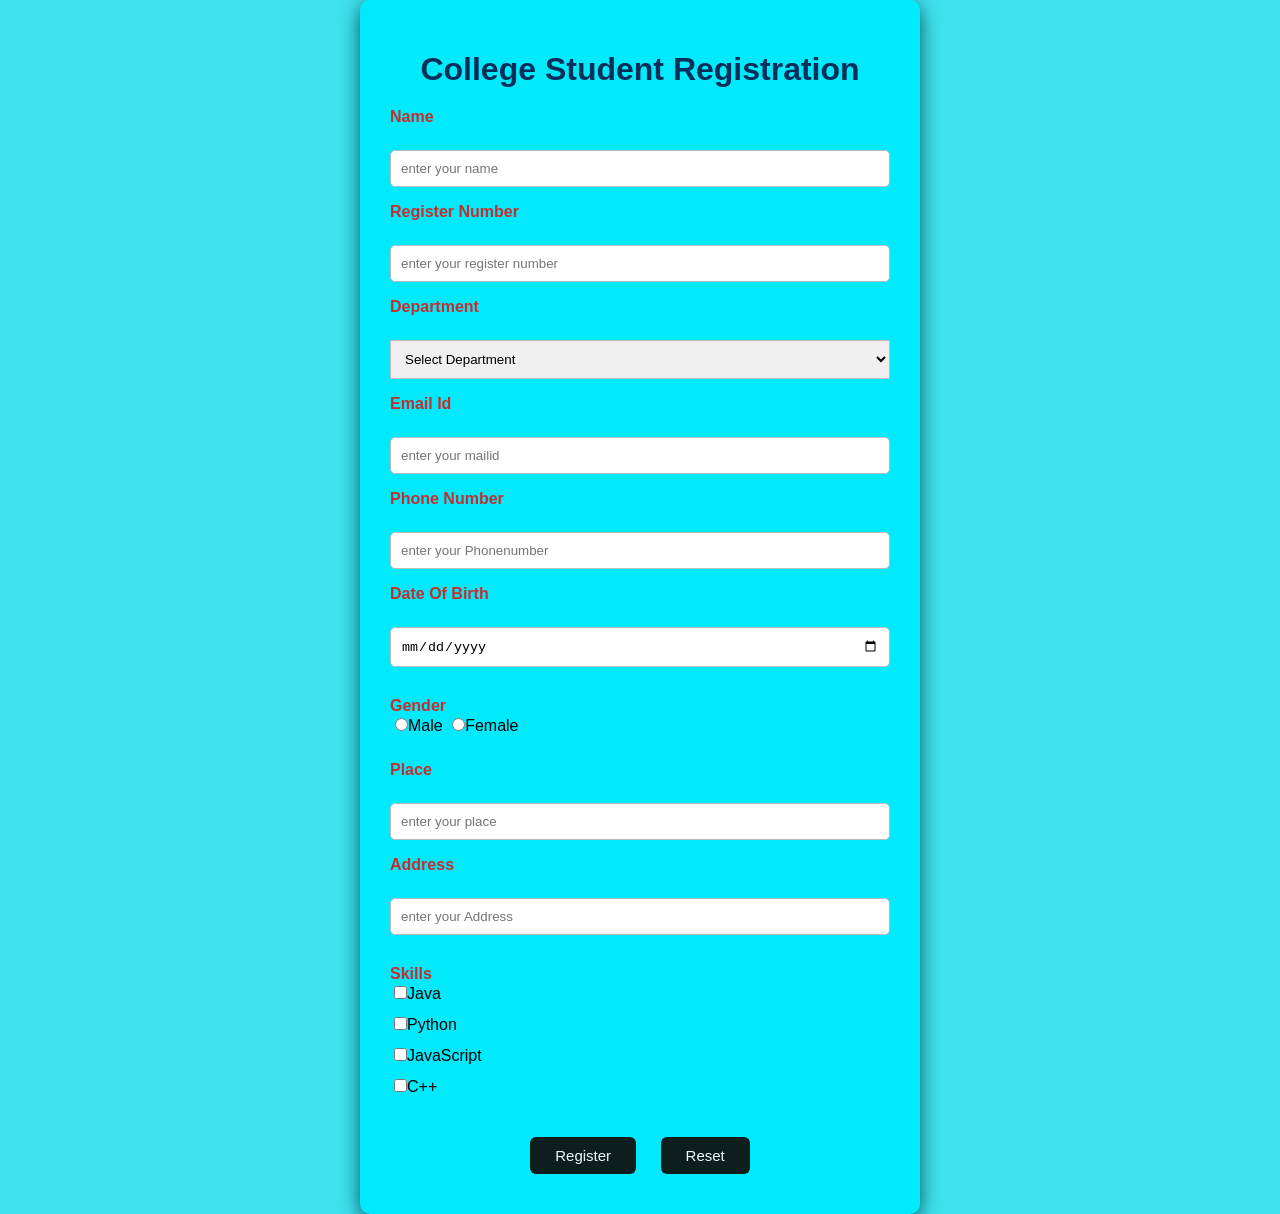
<file: college.html>
<!DOCTYPE html>
<html lang="en">
<head>
    <meta charset="UTF-8">
    <meta name="viewport" content="width=device-width, initial-scale=1.0">
    <title>Collage Registration</title>
    <style>
        .form{
            background-color: rgb(0, 234, 251);
            width: 500px;
            padding:30px;
            border-radius: 10px;
            box-shadow: 0 5px 20px  rgb(4, 82, 96);
        }
        h1{
            text-align: center;
            margin-bottom: 20px;
            color:rgb(8, 46, 90);
        }
        body{
            background-color: rgb(64, 226, 237);
            font-family: Arial, sans-serif;
            margin: 0;
            display: flex;
            justify-content: center;
            align-items: center;
            min-height: 100vh;
        }
        label{
            display: block;
            margin-top: 1px;
            margin-bottom: 5px;
            font-weight: bold;
        }
        input{
            width:100%;
            padding: 10px;
            box-sizing: border-box;
            border: 1px solid #ccc;
            border-radius: 5px;
        }
        input:focus{
            border-color: #333;
            outline: none;
        }
        button{
            background-color: rgb(12, 31, 30);
            color:aliceblue;
            padding:10px 25px;
            margin:10px;
            border-radius: 6px;
            border:none;
            font-size:15px;
            cursor: pointer;
        }
        .button{
            text-align: center;
            margin-top: 20px;
        }
        button:hover{
            opacity: 0.8;
            transform:scale(1.03);
            background-color: green;
        }

        .gender, .skills{
            margin-bottom: 15px;
            margin-top: 15px;
        }

        .gender input, .skills input{
            width:auto;
            margin-right: 0px;
        }
        .gender label, .skills label{
            display: inline;
            margin-right: 15px;
        }
        label{
            display: block;
            margin-bottom: 6px;
            font-weight: bold;
            color:rgb(198, 45, 45);
        }
        select, input{
            width:100%;
            padding:10px;
            margin-bottom: 15px;
            border: 1px solid #bbb;
        }
    </style>
</head>
<body>
    <div class="form">
        <h1>College Student Registration</h1>
        <form>
            <label>Name</label><br>
            <input type = "text" placeholder="enter your name">
            <br>

            <label>Register Number</label><br>
            <input type = "text" placeholder="enter your register number">
            <br>
            <label>Department</label><br>
            <select title="Select your department">
                <option>Select Department</option>
                <option>CSE</option>
                <option>IT</option>
                <option>EEE</option>
                <option>AI&DS</option>
                <option>ECE</option>
            </select>
            <br>

            <label>Email Id</label><br>
            <input type = "text" placeholder="enter your mailid"><br>

            <label>Phone Number</label><br>
            <input type = "text" placeholder="enter your Phonenumber"><br>

            <label>Date Of Birth</label><br>
            <input type = "date" placeholder="enter your DOB"><br>

            <div class = "gender">
            <label>Gender</label><br>
            <input type = "radio" placeholder= "gender" value="Male">Male
            <input type = "radio" placeholder = "gender" value="Female">Female
            <br>
            </div>
            
            <label>Place</label><br>
            <input type = "text" placeholder="enter your place"><br>

            <label>Address</label><br>
            <input type = "text" placeholder="enter your Address"><br>

            <div class="skills">
                <label>Skills</label>
                <br>
                <input type="checkbox" value="Java" title="Select if you know Java">Java<br>
                <input type="checkbox" value="Python" title="Select if you know Python">Python<br>
                <input type="checkbox" value="JavaScript" title="Select if you know JavaScript">JavaScript<br>
                <input type="checkbox" value="C++" title="Select if you know C++">C++<br>
            </div>

            <div class="button">
                <button type="submit">Register</button>
                <button type="reset">Reset</button>
            </div>
        </form>
    </div>
</body>
</html>
</file>
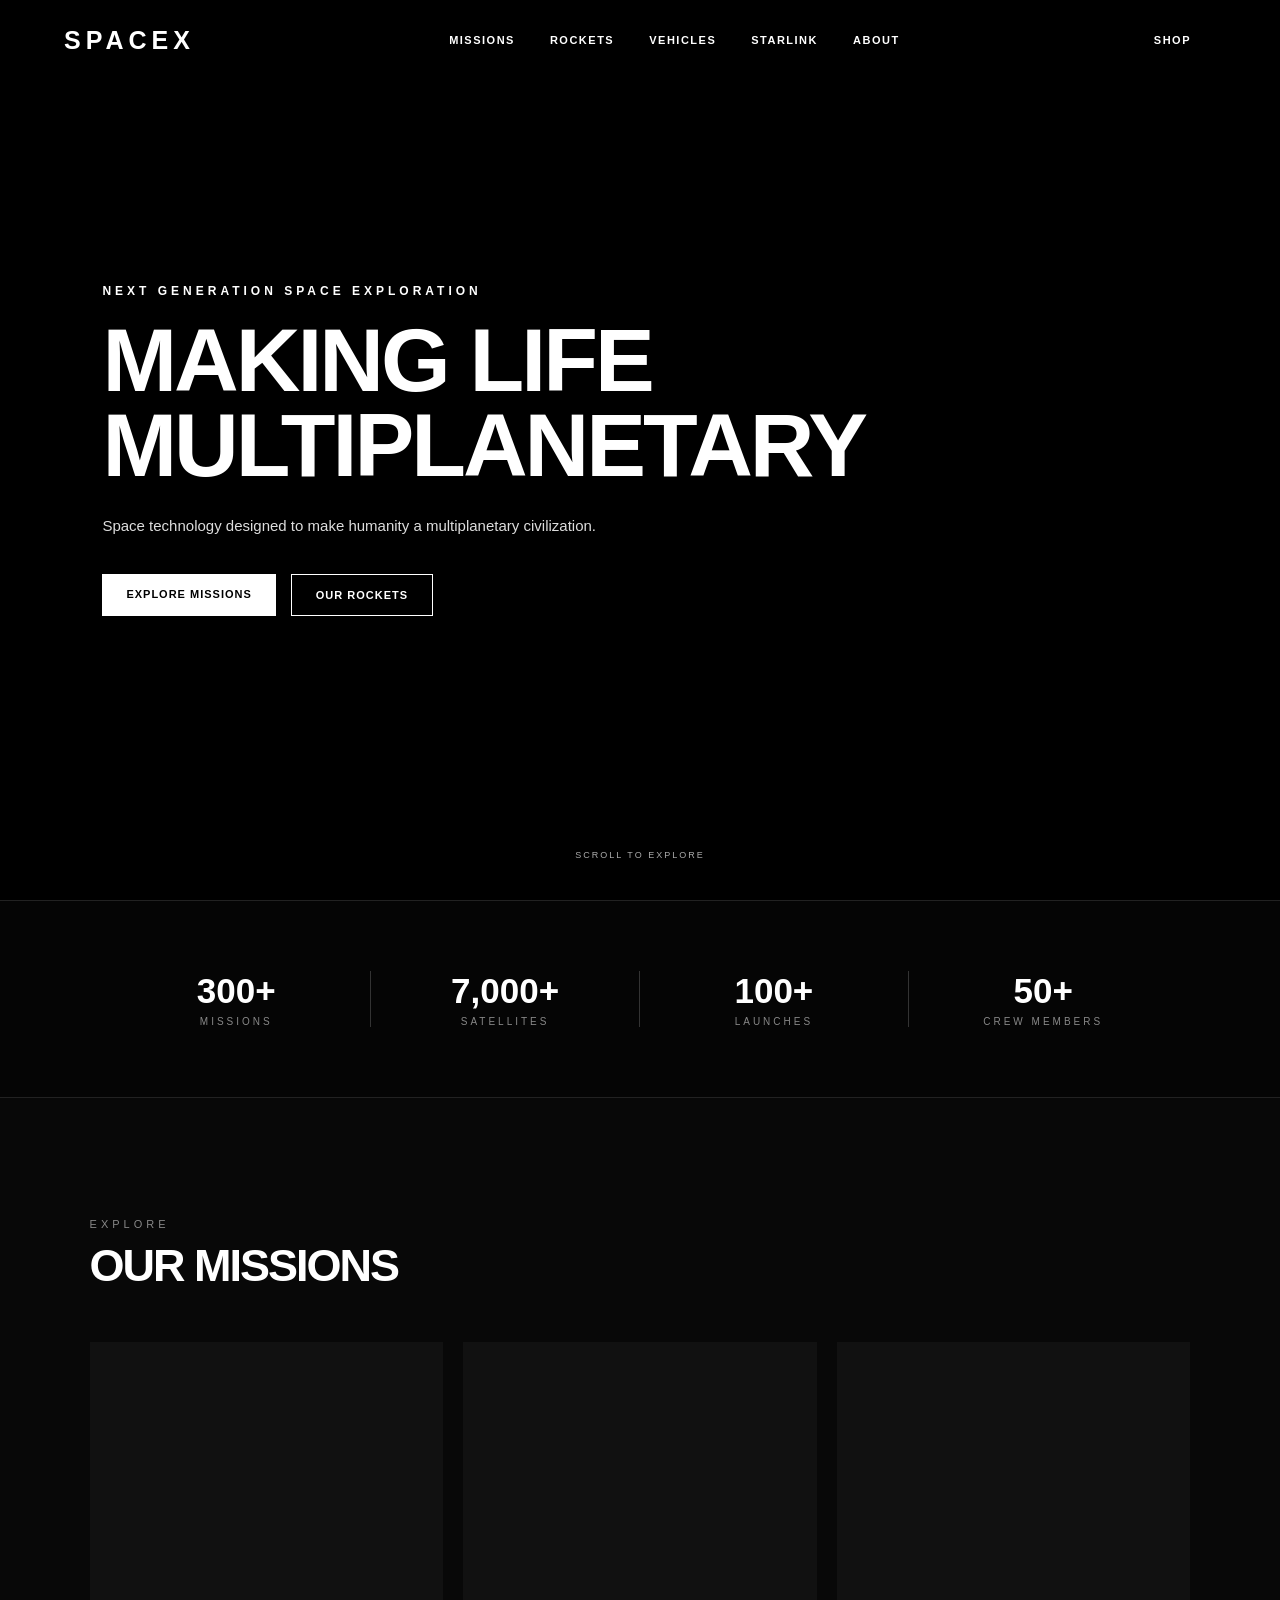
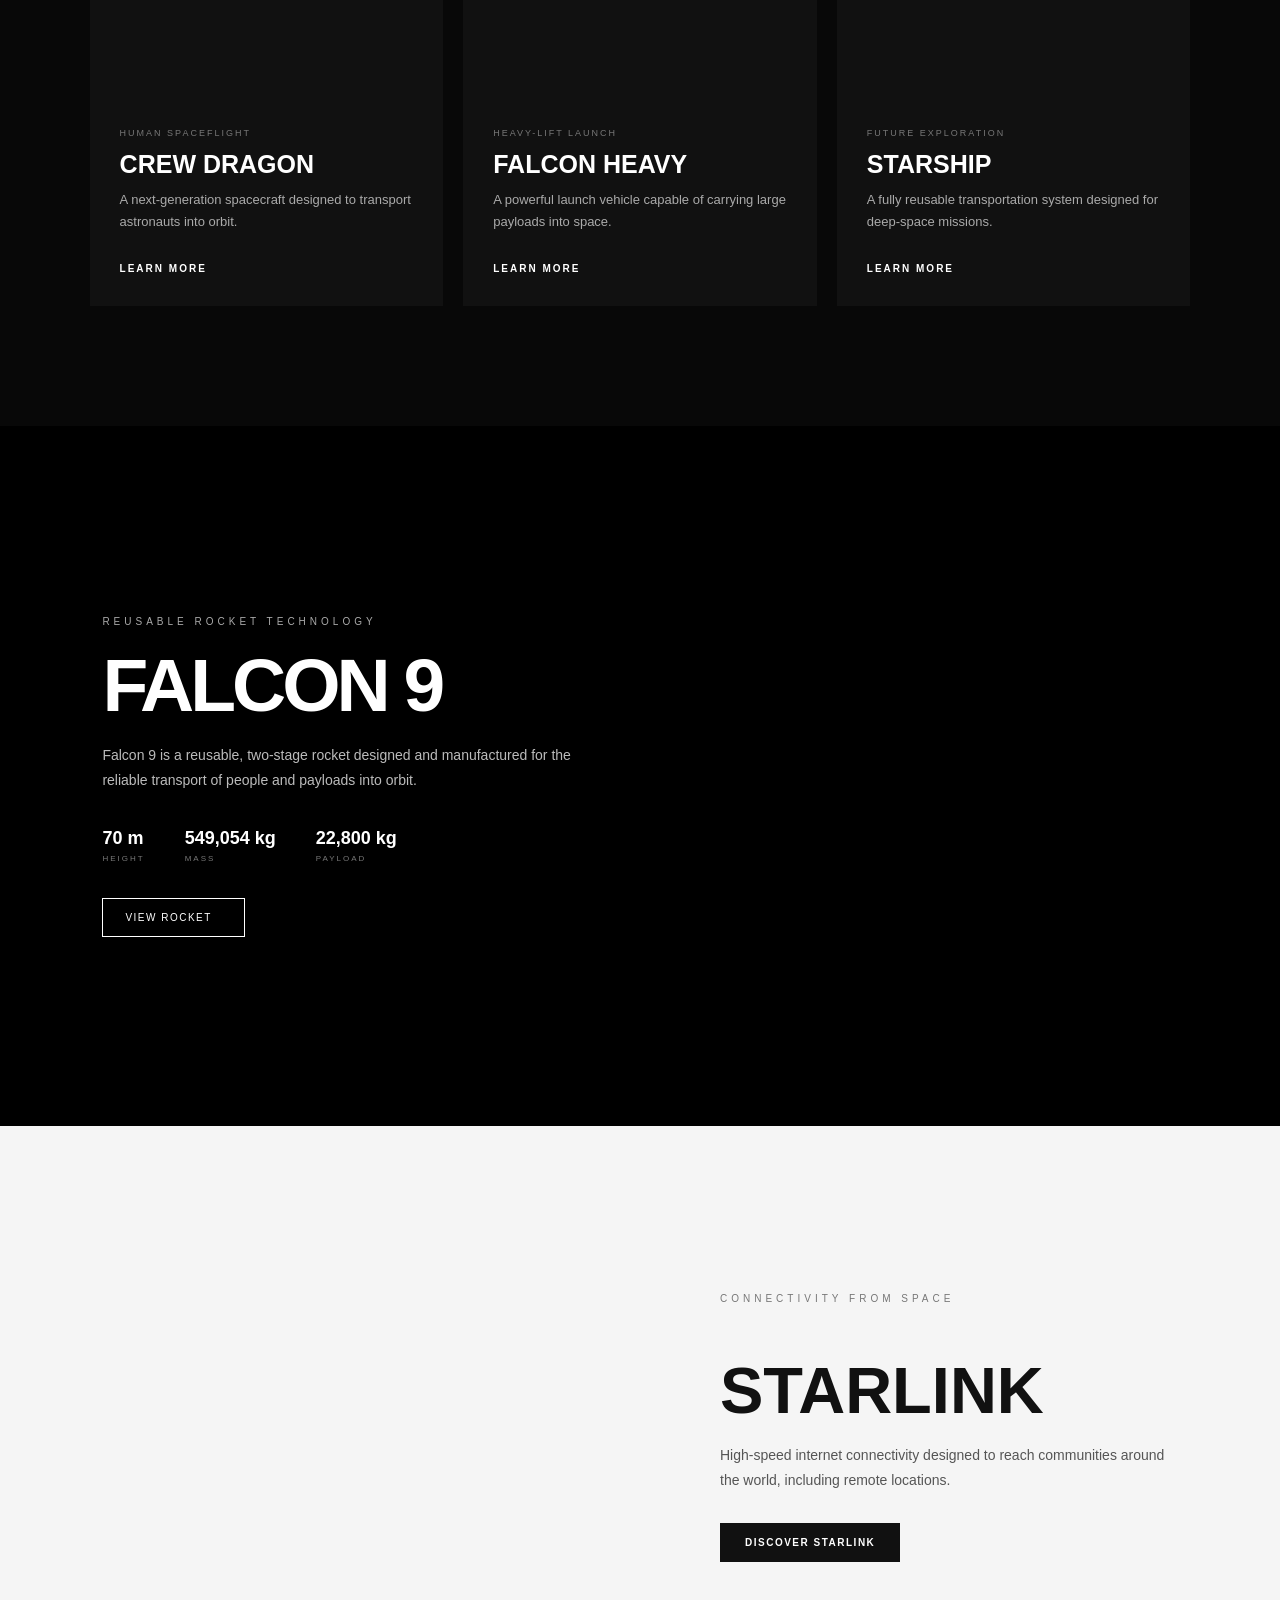
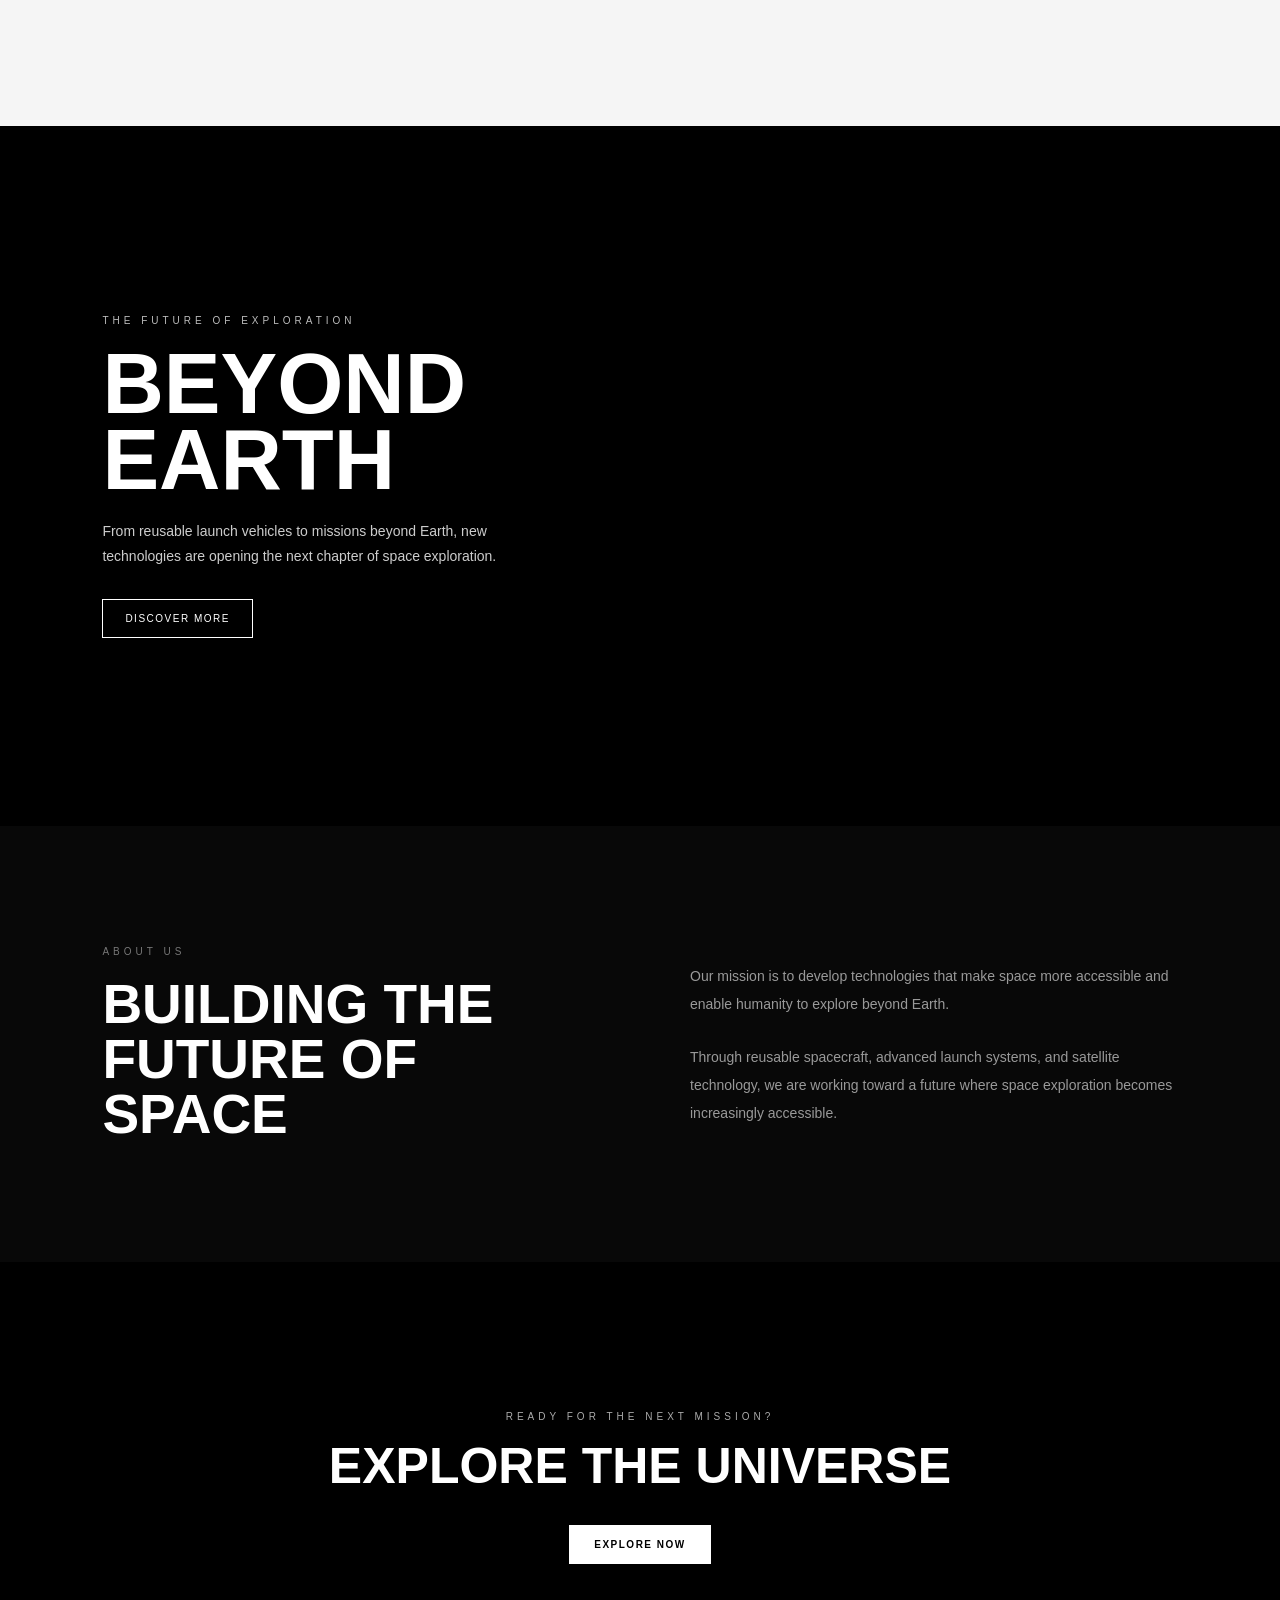
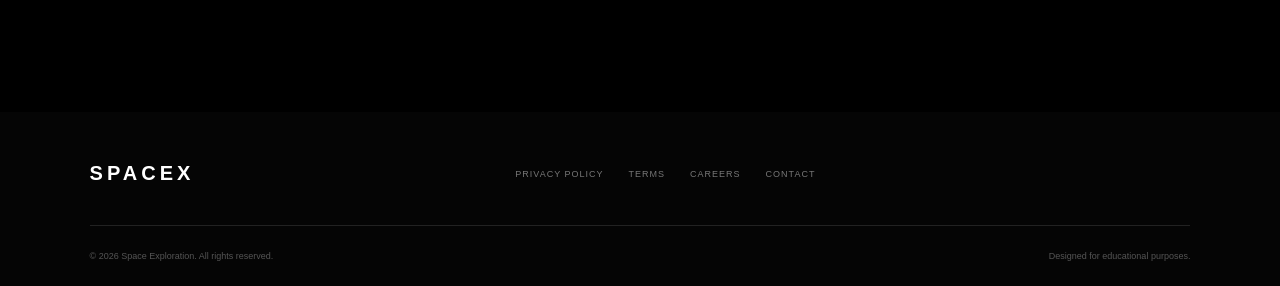
<file: spacex.html>
<!DOCTYPE html>
<html lang="en">
<head>
    <meta charset="UTF-8">
    <meta name="viewport" content="width=device-width, initial-scale=1.0">
    <title>SpaceX</title>
    <link rel="preconnect" href="https://fonts.googleapis.com">
    <link rel="preconnect" href="https://fonts.gstatic.com" crossorigin>
    <style>
    * {
    margin: 0;
    padding: 0;
    box-sizing: border-box;
    }
    html {
        scroll-behavior: smooth;
    }
    body {
        font-family: "Inter", sans-serif;
        background: #000;
        color: white;
    }
    .navbar {
    position: fixed;

    top: 0;
    left: 0;

    width: 100%;

    height: 80px;

    padding: 0 5%;

    display: flex;

    align-items: center;

    justify-content: space-between;

    z-index: 1000;

    background: linear-gradient(
        rgba(0,0,0,0.8),
        transparent
    );
}

.logo {
    font-size: 25px;

    font-weight: 800;

    letter-spacing: 5px;
}

.nav-links {
    display: flex;

    gap: 35px;
}

.nav-links a,
.nav-right a {
    color: white;

    text-decoration: none;

    font-size: 11px;

    font-weight: 600;

    letter-spacing: 1.5px;

    transition: 0.3s;
}

.nav-links a:hover,
.nav-right a:hover {
    color: #aaa;
}

.nav-right {
    display: flex;

    align-items: center;

    gap: 25px;
}

.menu-icon {
    font-size: 18px;

    cursor: pointer;
}


/* ================= HERO ================= */

.hero {
    height: 100vh;

    min-height: 650px;

    position: relative;

    overflow: hidden;

    display: flex;

    align-items: center;

    padding-left: 8%;
}

.hero-background {
    position: absolute;

    inset: 0;

    background:
        linear-gradient(
            90deg,
            rgba(0,0,0,0.8),
            rgba(0,0,0,0.2)
        ),
        url("https://images.unsplash.com/photo-1446776877081-d282a0f896e2?auto=format&fit=crop&w=2000&q=85");

    background-size: cover;

    background-position: center;

    z-index: -1;
}

.hero-content {
    max-width: 650px;

    z-index: 2;
}

.small-title {
    font-size: 12px;

    letter-spacing: 4px;

    font-weight: 600;

    margin-bottom: 20px;
}

.hero h1 {
    font-size: clamp(45px, 7vw, 90px);

    line-height: 0.95;

    font-weight: 800;

    letter-spacing: -3px;
}

.hero-text {
    max-width: 500px;

    margin-top: 25px;

    color: #ddd;

    font-size: 15px;

    line-height: 1.7;
}

.hero-buttons {
    display: flex;

    gap: 15px;

    margin-top: 35px;
}

.btn {
    display: inline-block;

    padding: 14px 24px;

    text-decoration: none;

    font-size: 11px;

    font-weight: 700;

    letter-spacing: 1px;

    transition: 0.3s;
}

.primary {
    background: white;

    color: black;
}

.primary:hover {
    background: #ccc;
}

.secondary {
    border: 1px solid white;

    color: white;
}

.secondary:hover {
    background: white;

    color: black;
}

.scroll-down {
    position: absolute;

    bottom: 30px;

    left: 50%;

    transform: translateX(-50%);

    display: flex;

    flex-direction: column;

    align-items: center;

    gap: 10px;

    font-size: 9px;

    letter-spacing: 2px;

    color: #aaa;
}

.scroll-down i {
    animation: bounce 1.5s infinite;
}

@keyframes bounce {

    0%, 100% {
        transform: translateY(0);
    }

    50% {
        transform: translateY(8px);
    }

}


/* ================= STATS ================= */

.stats {
    background: #050505;

    display: grid;

    grid-template-columns:
        repeat(4, 1fr);

    padding: 70px 8%;

    border-top: 1px solid #222;

    border-bottom: 1px solid #222;
}

.stat {
    text-align: center;

    border-right: 1px solid #333;
}

.stat:last-child {
    border-right: none;
}

.stat i {
    font-size: 25px;

    margin-bottom: 15px;

    color: #aaa;
}

.stat h2 {
    font-size: 35px;

    margin-bottom: 5px;
}

.stat p {
    font-size: 10px;

    letter-spacing: 3px;

    color: #888;
}


/* ================= MISSIONS ================= */

.missions {
    padding: 120px 7%;

    background: #080808;
}

.section-heading {
    margin-bottom: 50px;
}

.section-heading p {
    color: #888;

    font-size: 11px;

    letter-spacing: 4px;

    margin-bottom: 10px;
}

.section-heading h2 {
    font-size: 45px;

    letter-spacing: -2px;
}

.mission-grid {
    display: grid;

    grid-template-columns:
        repeat(3, 1fr);

    gap: 20px;
}

.mission-card {
    background: #111;

    overflow: hidden;

    transition: 0.4s;
}

.mission-card:hover {
    transform: translateY(-8px);
}

.mission-image {
    height: 350px;

    background-size: cover;

    background-position: center;
}

.mission-one {
    background-image:
        url("https://images.unsplash.com/photo-1614728894747-a83421e2b9c9?auto=format&fit=crop&w=900&q=80");
}

.mission-two {
    background-image:
        url("https://images.unsplash.com/photo-1517976547714-720226b864c1?auto=format&fit=crop&w=900&q=80");
}

.mission-three {
    background-image:
        url("https://images.unsplash.com/photo-1446776811953-b23d57bd21aa?auto=format&fit=crop&w=900&q=80");
}

.mission-content {
    padding: 30px;
}

.mission-content span {
    color: #777;

    font-size: 9px;

    letter-spacing: 2px;
}

.mission-content h3 {
    font-size: 25px;

    margin: 10px 0;
}

.mission-content p {
    color: #aaa;

    font-size: 13px;

    line-height: 1.7;

    margin-bottom: 25px;
}

.mission-content a {
    color: white;

    text-decoration: none;

    font-size: 10px;

    letter-spacing: 2px;

    font-weight: 700;
}

.mission-content a i {
    margin-left: 10px;

    transition: 0.3s;
}

.mission-content a:hover i {
    margin-left: 15px;
}


/* ================= ROCKET ================= */

.rocket-section {
    min-height: 700px;

    position: relative;

    display: flex;

    align-items: center;

    padding-left: 8%;

    overflow: hidden;
}

.rocket-background {
    position: absolute;

    inset: 0;

    background:
        linear-gradient(
            90deg,
            #000 5%,
            rgba(0,0,0,0.7),
            rgba(0,0,0,0.1)
        ),
        url("https://images.unsplash.com/photo-1517976547714-720226b864c1?auto=format&fit=crop&w=2000&q=85");

    background-size: cover;

    background-position: center;

    z-index: -1;
}

.rocket-content {
    max-width: 500px;
}

.rocket-content > p:first-child {
    font-size: 10px;

    color: #aaa;

    letter-spacing: 4px;
}

.rocket-content h2 {
    font-size: 75px;

    letter-spacing: -4px;

    margin: 15px 0;
}

.description {
    color: #bbb;

    font-size: 14px;

    line-height: 1.8;

    margin-bottom: 35px;
}

.rocket-specs {
    display: flex;

    gap: 40px;

    margin-bottom: 35px;
}

.rocket-specs div {
    display: flex;

    flex-direction: column;
}

.rocket-specs strong {
    font-size: 18px;
}

.rocket-specs span {
    font-size: 8px;

    color: #777;

    letter-spacing: 2px;

    margin-top: 5px;
}

.outline-btn {
    background: transparent;

    border: 1px solid white;

    color: white;

    padding: 13px 22px;

    font-size: 10px;

    letter-spacing: 1.5px;

    cursor: pointer;

    transition: 0.3s;
}

.outline-btn:hover {
    background: white;

    color: black;
}

.outline-btn i {
    margin-left: 10px;
}


/* ================= STARLINK ================= */

.starlink {
    min-height: 600px;

    display: grid;

    grid-template-columns: 1fr 1fr;

    background: #f5f5f5;

    color: #111;
}

.starlink-image {
    background:
        url("https://images.unsplash.com/photo-1516849841032-87cbac4d88f7?auto=format&fit=crop&w=1200&q=80");

    background-size: cover;

    background-position: center;
}

.starlink-content {
    display: flex;

    flex-direction: column;

    justify-content: center;

    padding: 80px;
}

.starlink-content > p:first-child {
    font-size: 10px;

    letter-spacing: 4px;

    color: #777;
}

.starlink-content h2 {
    font-size: 65px;

    margin: 15px 0;
}

.starlink-content p {
    max-width: 450px;

    line-height: 1.8;

    color: #555;

    font-size: 14px;

    margin-bottom: 30px;
}

.white-btn {
    width: fit-content;

    background: #111;

    color: white;

    border: none;

    padding: 14px 25px;

    font-size: 10px;

    font-weight: 700;

    letter-spacing: 1.5px;

    cursor: pointer;
}

.white-btn:hover {
    background: #333;
}


/* ================= FUTURE ================= */

.future {
    min-height: 700px;

    background:
        linear-gradient(
            rgba(0,0,0,0.5),
            rgba(0,0,0,0.5)
        ),
        url("https://images.unsplash.com/photo-1444703686981-a3abbc4d4fe3?auto=format&fit=crop&w=2000&q=85");

    background-size: cover;

    background-position: center;

    display: flex;

    align-items: center;

    padding-left: 8%;
}

.future-content {
    max-width: 550px;
}

.future-content > p:first-child {
    color: #bbb;

    font-size: 10px;

    letter-spacing: 4px;
}

.future-content h2 {
    font-size: 85px;

    line-height: 0.9;

    margin: 20px 0;
}

.future-description {
    color: #ccc;

    font-size: 14px;

    line-height: 1.8;

    max-width: 450px;

    margin-bottom: 30px;
}


/* ================= ABOUT ================= */

.about {
    padding: 120px 8%;

    display: grid;

    grid-template-columns: 1fr 1fr;

    gap: 100px;

    background: #080808;
}

.about-heading p {
    font-size: 10px;

    color: #777;

    letter-spacing: 4px;
}

.about-heading h2 {
    font-size: 55px;

    line-height: 1;

    margin-top: 20px;
}

.about-text {
    display: flex;

    flex-direction: column;

    justify-content: center;

    gap: 25px;
}

.about-text p {
    color: #999;

    font-size: 14px;

    line-height: 2;
}


/* ================= CTA ================= */

.cta {
    min-height: 450px;

    display: flex;

    justify-content: center;

    align-items: center;

    text-align: center;

    background:
        linear-gradient(
            rgba(0,0,0,0.5),
            rgba(0,0,0,0.8)
        ),
        url("https://images.unsplash.com/photo-1451187580459-43490279c0fa?auto=format&fit=crop&w=2000&q=85");

    background-size: cover;

    background-position: center;
}

.cta p {
    font-size: 10px;

    letter-spacing: 4px;

    color: #aaa;
}

.cta h2 {
    font-size: 50px;

    margin: 15px 0 30px;
}

.cta .white-btn {
    background: white;

    color: black;
}

.cta .white-btn:hover {
    background: #ccc;
}


/* ================= FOOTER ================= */

footer {
    background: #050505;

    padding: 50px 7% 25px;
}

.footer-top {
    display: flex;

    align-items: center;

    justify-content: space-between;

    padding-bottom: 40px;

    border-bottom: 1px solid #222;
}

.footer-logo {
    font-size: 20px;

    font-weight: 800;

    letter-spacing: 4px;
}

.footer-links {
    display: flex;

    gap: 25px;
}

.footer-links a {
    color: #777;

    text-decoration: none;

    font-size: 9px;

    letter-spacing: 1px;
}

.footer-links a:hover {
    color: white;
}

.social {
    display: flex;

    gap: 18px;
}

.social i {
    color: #777;

    cursor: pointer;

    transition: 0.3s;
}

.social i:hover {
    color: white;
}

.footer-bottom {
    display: flex;

    justify-content: space-between;

    padding-top: 25px;

    color: #555;

    font-size: 9px;
}


/* ================= RESPONSIVE ================= */

@media (max-width: 1000px) {

    .nav-links {
        display: none;
    }

    .stats {
        grid-template-columns:
            repeat(2, 1fr);

        gap: 40px;
    }

    .stat:nth-child(2) {
        border-right: none;
    }

    .mission-grid {
        grid-template-columns: 1fr 1fr;
    }

    .mission-card:last-child {
        grid-column: 1 / -1;
    }

    .rocket-section {
        padding: 80px 8%;
    }

    .starlink-content {
        padding: 50px;
    }

}


@media (max-width: 700px) {

    .navbar {
        height: 65px;

        padding: 0 20px;
    }

    .nav-right a {
        display: none;
    }

    .hero {
        padding: 0 25px;

        min-height: 650px;
    }

    .hero h1 {
        font-size: 48px;
    }

    .hero-text {
        font-size: 13px;
    }

    .hero-buttons {
        flex-direction: column;

        width: 200px;
    }

    .btn {
        text-align: center;
    }

    .stats {
        grid-template-columns: 1fr 1fr;

        padding: 50px 20px;
    }

    .stat {
        border-right: none;

        border-bottom: 1px solid #333;

        padding-bottom: 30px;
    }

    .missions {
        padding: 80px 20px;
    }

    .section-heading h2 {
        font-size: 35px;
    }

    .mission-grid {
        grid-template-columns: 1fr;
    }

    .mission-card:last-child {
        grid-column: auto;
    }

    .mission-image {
        height: 280px;
    }

    .rocket-section {
        min-height: 650px;

        padding: 60px 25px;
    }

    .rocket-content h2 {
        font-size: 55px;
    }

    .rocket-specs {
        gap: 20px;
    }

    .starlink {
        grid-template-columns: 1fr;
    }

    .starlink-image {
        min-height: 350px;
    }

    .starlink-content {
        padding: 60px 25px;
    }

    .starlink-content h2 {
        font-size: 50px;
    }

    .future {
        min-height: 600px;

        padding: 60px 25px;
    }

    .future-content h2 {
        font-size: 60px;
    }

    .about {
        grid-template-columns: 1fr;

        gap: 50px;

        padding: 80px 25px;
    }

    .about-heading h2 {
        font-size: 42px;
    }

    .cta {
        min-height: 400px;

        padding: 30px;
    }

    .cta h2 {
        font-size: 35px;
    }

    .footer-top {
        flex-direction: column;

        gap: 30px;
    }

    .footer-links {
        flex-wrap: wrap;

        justify-content: center;
    }

    .footer-bottom {
        flex-direction: column;

        gap: 15px;

        text-align: center;
    }

}
    </style>

</head>

<body>

<!-- ================= NAVBAR ================= -->

<header class="navbar">

    <div class="logo">
        SPACEX
    </div>

    <nav class="nav-links">

        <a href="#missions">MISSIONS</a>
        <a href="#rockets">ROCKETS</a>
        <a href="#vehicles">VEHICLES</a>
        <a href="#starlink">STARLINK</a>
        <a href="#about">ABOUT</a>

    </nav>

    <div class="nav-right">

        <a href="#shop">SHOP</a>

        <i class="fa-solid fa-bars menu-icon"></i>

    </div>

</header>


<!-- ================= HERO ================= -->

<section class="hero">

    <div class="hero-background"></div>

    <div class="hero-content">

        <p class="small-title">
            NEXT GENERATION SPACE EXPLORATION
        </p>

        <h1>
            MAKING LIFE<br>
            MULTIPLANETARY
        </h1>

        <p class="hero-text">
            Space technology designed to make humanity
            a multiplanetary civilization.
        </p>

        <div class="hero-buttons">

            <a href="#missions" class="btn primary">
                EXPLORE MISSIONS
            </a>

            <a href="#rockets" class="btn secondary">
                OUR ROCKETS
            </a>

        </div>

    </div>

    <div class="scroll-down">

        <span>SCROLL TO EXPLORE</span>

        <i class="fa-solid fa-chevron-down"></i>

    </div>

</section>


<!-- ================= STATS ================= -->

<section class="stats">

    <div class="stat">

        <i class="fa-solid fa-rocket"></i>

        <h2>300+</h2>

        <p>MISSIONS</p>

    </div>


    <div class="stat">

        <i class="fa-solid fa-satellite"></i>

        <h2>7,000+</h2>

        <p>SATELLITES</p>

    </div>


    <div class="stat">

        <i class="fa-solid fa-earth-americas"></i>

        <h2>100+</h2>

        <p>LAUNCHES</p>

    </div>


    <div class="stat">

        <i class="fa-solid fa-user-astronaut"></i>

        <h2>50+</h2>

        <p>CREW MEMBERS</p>

    </div>

</section>


<!-- ================= MISSIONS ================= -->

<section class="missions" id="missions">

    <div class="section-heading">

        <p>
            EXPLORE
        </p>

        <h2>
            OUR MISSIONS
        </h2>

    </div>


    <div class="mission-grid">


        <article class="mission-card">

            <div class="mission-image mission-one"></div>

            <div class="mission-content">

                <span>
                    HUMAN SPACEFLIGHT
                </span>

                <h3>
                    CREW DRAGON
                </h3>

                <p>
                    A next-generation spacecraft designed
                    to transport astronauts into orbit.
                </p>

                <a href="#">
                    LEARN MORE
                    <i class="fa-solid fa-arrow-right"></i>
                </a>

            </div>

        </article>


        <article class="mission-card">

            <div class="mission-image mission-two"></div>

            <div class="mission-content">

                <span>
                    HEAVY-LIFT LAUNCH
                </span>

                <h3>
                    FALCON HEAVY
                </h3>

                <p>
                    A powerful launch vehicle capable of
                    carrying large payloads into space.
                </p>

                <a href="#">
                    LEARN MORE
                    <i class="fa-solid fa-arrow-right"></i>
                </a>

            </div>

        </article>


        <article class="mission-card">

            <div class="mission-image mission-three"></div>

            <div class="mission-content">

                <span>
                    FUTURE EXPLORATION
                </span>

                <h3>
                    STARSHIP
                </h3>

                <p>
                    A fully reusable transportation system
                    designed for deep-space missions.
                </p>

                <a href="#">
                    LEARN MORE
                    <i class="fa-solid fa-arrow-right"></i>
                </a>

            </div>

        </article>

    </div>

</section>


<!-- ================= ROCKET ================= -->

<section class="rocket-section" id="rockets">

    <div class="rocket-background"></div>

    <div class="rocket-content">

        <p>
            REUSABLE ROCKET TECHNOLOGY
        </p>

        <h2>
            FALCON 9
        </h2>

        <p class="description">
            Falcon 9 is a reusable, two-stage rocket
            designed and manufactured for the reliable
            transport of people and payloads into orbit.
        </p>

        <div class="rocket-specs">

            <div>
                <strong>70 m</strong>
                <span>HEIGHT</span>
            </div>

            <div>
                <strong>549,054 kg</strong>
                <span>MASS</span>
            </div>

            <div>
                <strong>22,800 kg</strong>
                <span>PAYLOAD</span>
            </div>

        </div>

        <button class="outline-btn">
            VIEW ROCKET
            <i class="fa-solid fa-arrow-right"></i>
        </button>

    </div>

</section>


<!-- ================= STARLINK ================= -->

<section class="starlink" id="starlink">

    <div class="starlink-image"></div>

    <div class="starlink-content">

        <p>
            CONNECTIVITY FROM SPACE
        </p>

        <h2>
            STARLINK
        </h2>

        <p>
            High-speed internet connectivity designed
            to reach communities around the world,
            including remote locations.
        </p>

        <button class="white-btn">
            DISCOVER STARLINK
        </button>

    </div>

</section>


<!-- ================= FUTURE ================= -->

<section class="future" id="vehicles">

    <div class="future-content">

        <p>
            THE FUTURE OF EXPLORATION
        </p>

        <h2>
            BEYOND<br>
            EARTH
        </h2>

        <p class="future-description">
            From reusable launch vehicles to missions
            beyond Earth, new technologies are opening
            the next chapter of space exploration.
        </p>

        <button class="outline-btn">
            DISCOVER MORE
        </button>

    </div>

</section>


<!-- ================= ABOUT ================= -->

<section class="about" id="about">

    <div class="about-heading">

        <p>
            ABOUT US
        </p>

        <h2>
            BUILDING THE<br>
            FUTURE OF SPACE
        </h2>

    </div>


    <div class="about-text">

        <p>
            Our mission is to develop technologies that
            make space more accessible and enable humanity
            to explore beyond Earth.
        </p>

        <p>
            Through reusable spacecraft, advanced launch
            systems, and satellite technology, we are
            working toward a future where space exploration
            becomes increasingly accessible.
        </p>

    </div>

</section>


<!-- ================= CTA ================= -->

<section class="cta" id="shop">

    <div>

        <p>
            READY FOR THE NEXT MISSION?
        </p>

        <h2>
            EXPLORE THE UNIVERSE
        </h2>

        <button class="white-btn">
            EXPLORE NOW
        </button>

    </div>

</section>


<!-- ================= FOOTER ================= -->

<footer>

    <div class="footer-top">

        <div class="footer-logo">
            SPACEX
        </div>

        <div class="footer-links">

            <a href="#">PRIVACY POLICY</a>
            <a href="#">TERMS</a>
            <a href="#">CAREERS</a>
            <a href="#">CONTACT</a>

        </div>

        <div class="social">

            <i class="fa-brands fa-x-twitter"></i>
            <i class="fa-brands fa-youtube"></i>
            <i class="fa-brands fa-instagram"></i>
            <i class="fa-brands fa-linkedin"></i>

        </div>

    </div>
    <div class="footer-bottom">
        <p>
            © 2026 Space Exploration.
            All rights reserved.
        </p>
        <p>
            Designed for educational purposes.
        </p>
    </div>
</footer>
</body>
</html>
</file>
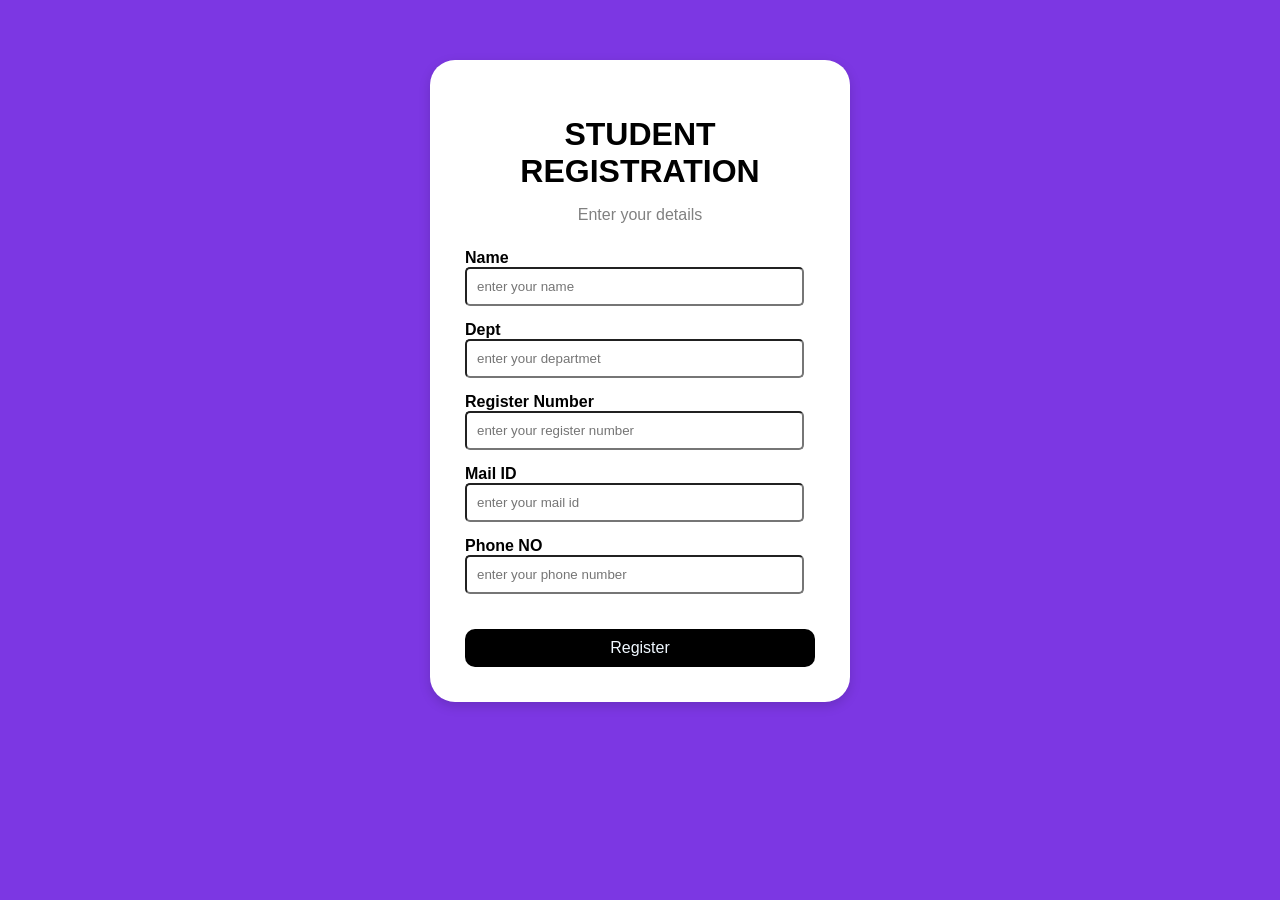
<file: student.html>
<!DOCTYPE html>
<html lang="en">
<head>
    <meta charset="UTF-8">
    <meta name="viewport" content="width=device-width, initial-scale=1.0">
    <title>Student Registration</title>
    <style>
        body{
            font-family:Arial,sans-serif;
            background-color: rgb(124, 55, 227);
            margin:0;
        }
        button{
            background-color: black;
            color:aliceblue;
            width:350px;
            padding:10px;
            margin-top: 20px;
            border-radius: 10px;
            border:none;
            font-size: 16px;
            cursor:pointer
        }
        button:hover{
            background-color:green;
        }
        .form{
            width:350px;
            margin:60px auto;
            padding:35px;
            background-color: white;
            border-radius: 25px;
            box-shadow:0 4px 12px rgba(0,0,0,0.15);
        }
        input{
            width: 90%;
            padding: 10px;
            margin-top: 0px;
            margin-bottom: 15px;
            border-radius: 5px;
        }
        input:focus{
            border-color: #333;
            outline:none;
        }
        label{
            display:inline;
            margin-top: 15px;
            margin-bottom:5px;
            font-weight: bold;
        }
        h1{
            text-align: center;
            margin-bottom: 5px;
            
        }
        p{
            text-align: center;
            color:gray;
            margin-bottom: 25px;
        }
    </style>
</head>
<body>
    <div class = "form">
        <h1>STUDENT REGISTRATION</h1>
        <p>Enter your details</p>
        <form>
            <label>Name</label>
            <input type = "text" placeholder="enter your name">

            <label>Dept</label>
            <input type = "text" placeholder="enter your departmet">

            <label>Register Number</label>
            <input type = "text" placeholder="enter your register number">

            <label>Mail ID</label>
            <input type = "text" placeholder="enter your mail id">

            <label>Phone NO</label>
            <input type = "tel" placeholder="enter your phone number">
            
            <button type = "submit">Register</button>
        </form>
    </div>
</body>
</html>
</file>
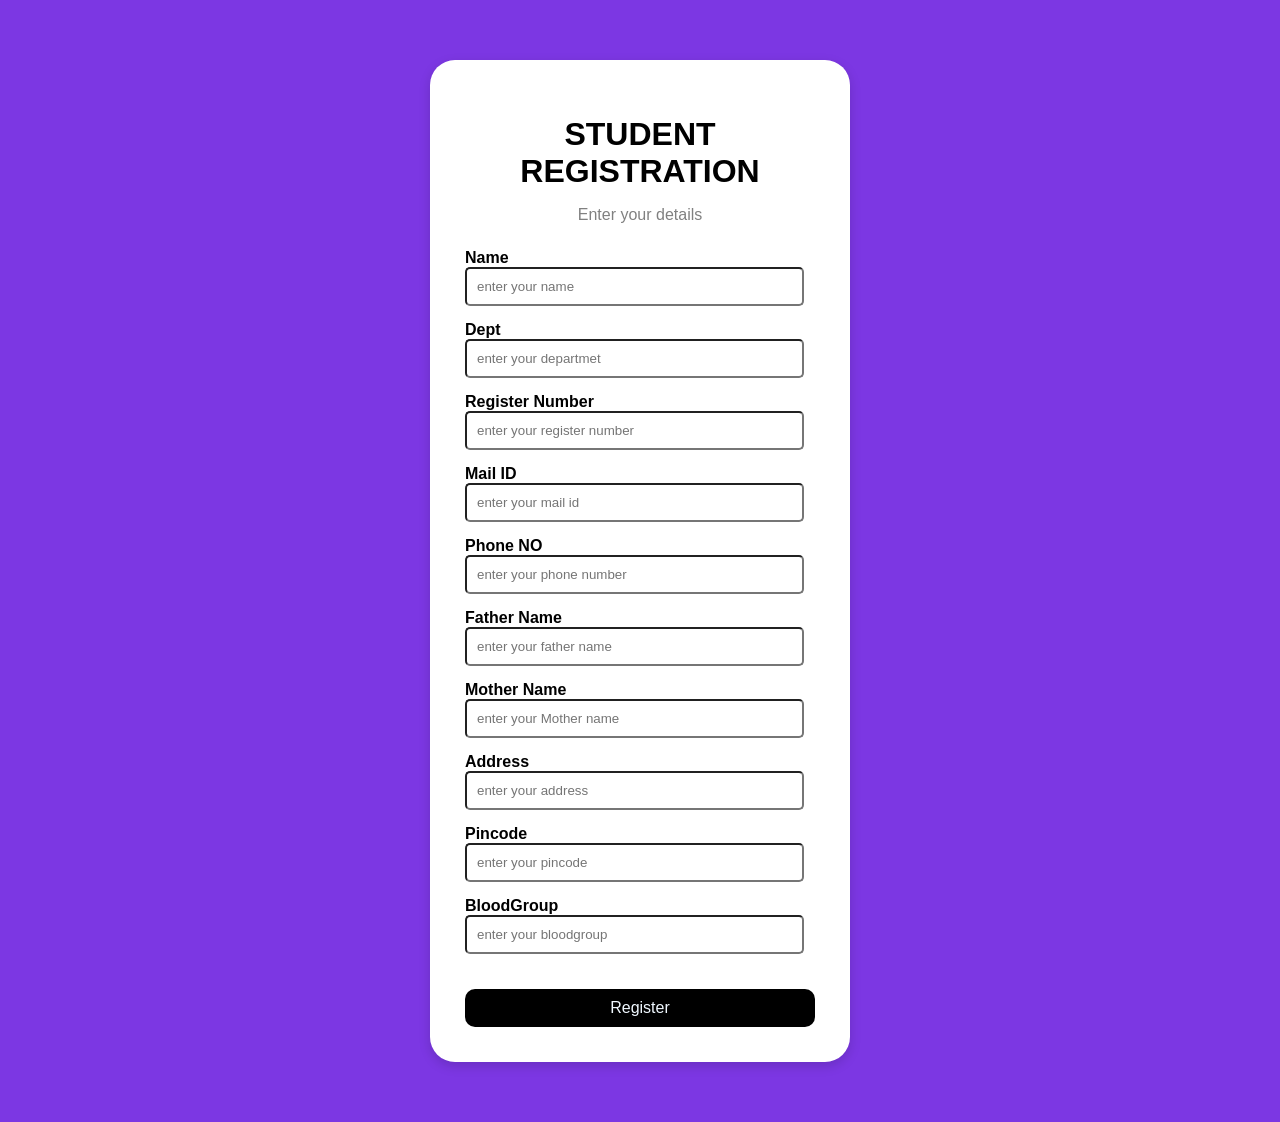
<file: student2.html>
<!DOCTYPE html>
<html lang="en">
<head>
    <meta charset="UTF-8">
    <meta name="viewport" content="width=device-width, initial-scale=1.0">
    <title>Student Registration</title>
    <style>
        body{
            font-family:Arial,sans-serif;
            background-color: rgb(124, 55, 227);
            margin:0;
        }
        button{
            background-color: black;
            color:aliceblue;
            width:350px;
            padding:10px;
            margin-top: 20px;
            border-radius: 10px;
            border:none;
            font-size: 16px;
            cursor:pointer
        }
        button:hover{
            background-color:green;
        }
        .form{
            width:350px;
            margin:60px auto;
            padding:35px;
            background-color: white;
            border-radius: 25px;
            box-shadow:0 4px 12px rgba(0,0,0,0.15);
        }
        input{
            width: 90%;
            padding: 10px;
            margin-top: 0px;
            margin-bottom: 15px;
            border-radius: 5px;
        }
        input:focus{
            border-color: #333;
            outline:none;
        }
        label{
            display:inline;
            margin-top: 15px;
            margin-bottom:5px;
            font-weight: bold;
        }
        h1{
            text-align: center;
            margin-bottom: 5px;
            
        }
        p{
            text-align: center;
            color:gray;
            margin-bottom: 25px;
        }
    </style>
</head>
<body>
    <div class = "form">
        <h1>STUDENT REGISTRATION</h1>
        <p>Enter your details</p>
        <form>
            <label>Name</label>
            <input type = "text" placeholder="enter your name">

            <label>Dept</label>
            <input type = "text" placeholder="enter your departmet">

            <label>Register Number</label>
            <input type = "text" placeholder="enter your register number">

            <label>Mail ID</label>
            <input type = "text" placeholder="enter your mail id">

            <label>Phone NO</label>
            <input type = "tel" placeholder="enter your phone number">

            <label>Father Name</label>
            <input type = "text" placeholder="enter your father name">

            <label>Mother Name</label>
            <input type = "text" placeholder="enter your Mother name">

            <label>Address</label>
            <input type="text" placeholder="enter your address">

            <label>Pincode</label>
            <input type="tel" placeholder="enter your pincode">

            <label>BloodGroup</label>
            <input type="text" placeholder="enter your bloodgroup">

            <button type = "submit">Register</button>
        </form>
    </div>
</body>
</html>
</file>
